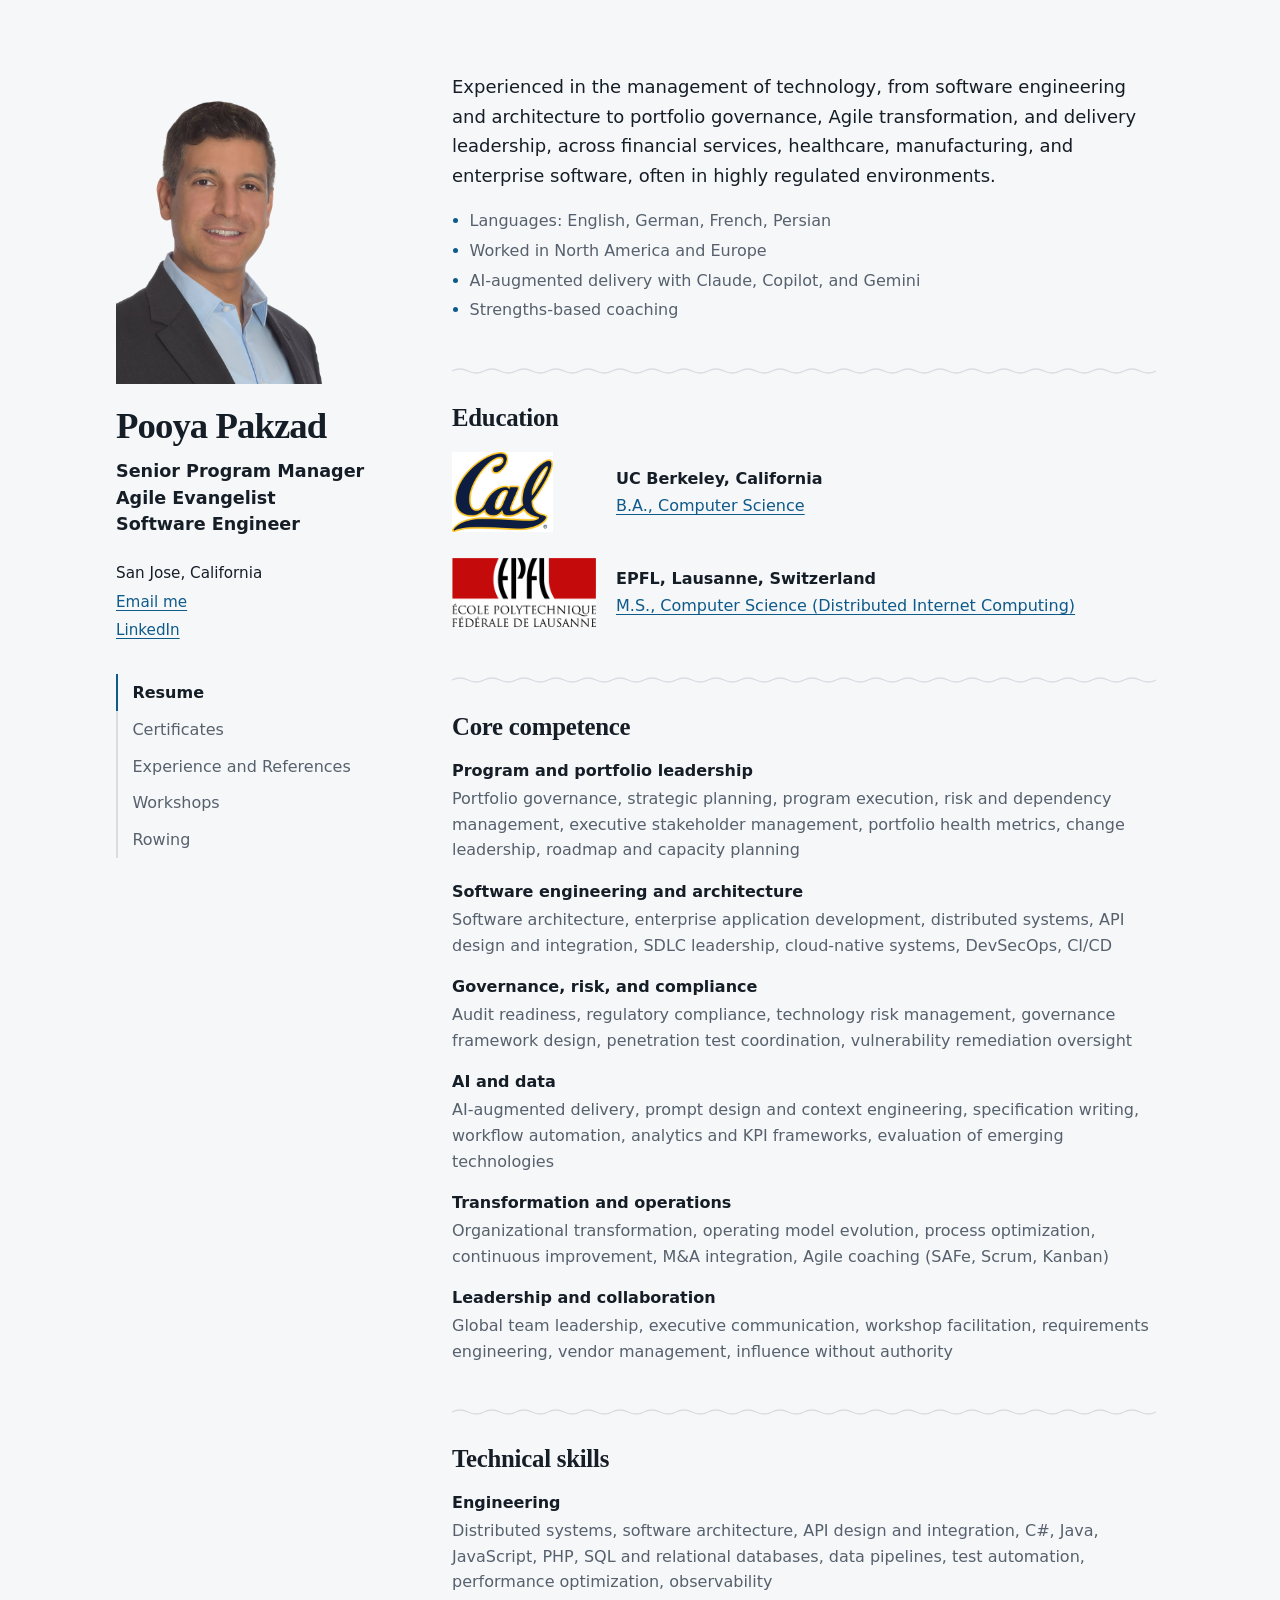
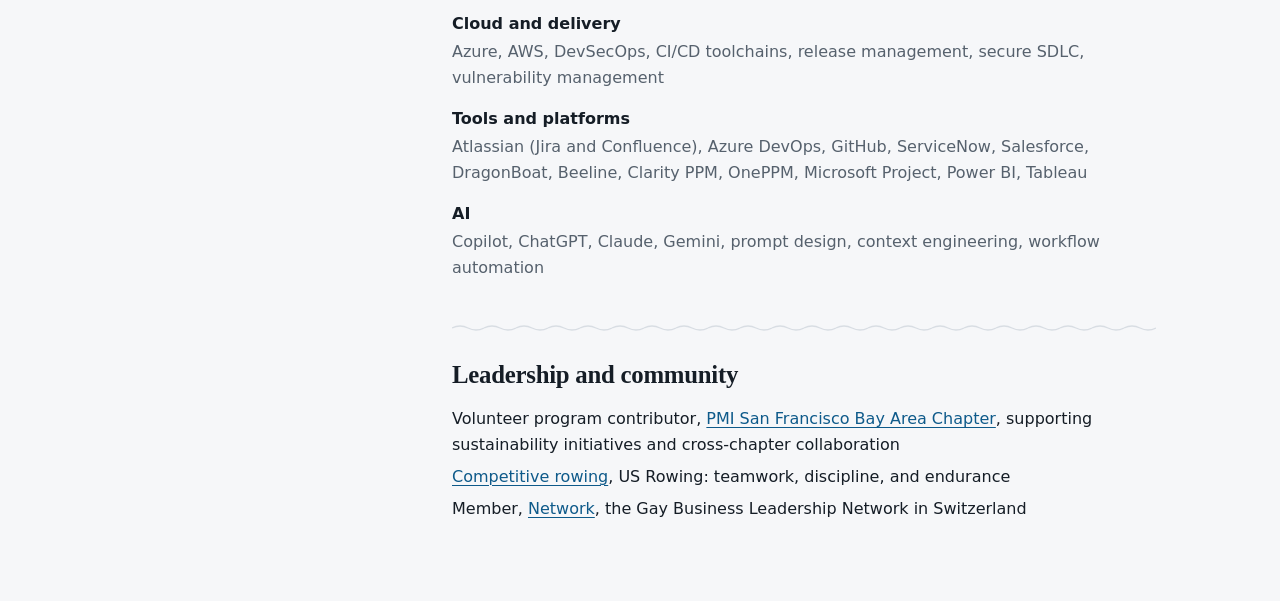
<file: index.html>
<!doctype html>
<html lang="en">
<head>
  <meta charset="utf-8">
  <meta name="viewport" content="width=device-width, initial-scale=1">
  <meta name="color-scheme" content="light dark">
  <title>Resume | Pooya Pakzad</title>
  <meta name="description" content="Resume of Pooya Pakzad: Senior Program Manager, Agile Evangelist, and Software Engineer, experienced in the management of technology.">
  <link rel="icon" href="favicon.png" type="image/png">
  <link rel="icon" href="favicon.ico" sizes="any">
  <link rel="apple-touch-icon" href="apple-touch-icon.png">
  <link rel="stylesheet" href="style.css">
</head>
<body>
<div class="page">
  <div class="layout">

    <header class="rail">
      <img class="portrait" src="photo.webp" width="640" height="960" alt="Portrait of Pooya Pakzad">
      <h1 class="name">Pooya Pakzad</h1>
      <p class="role"><span>Senior Program Manager</span><span>Agile Evangelist</span><span>Software Engineer</span></p>
      <ul class="contact">
        <li>San Jose, California</li>
        <li><a href="mailto:pooya.pakzad+website@gmail.com">Email me</a></li>
        <li><a href="https://www.linkedin.com/in/pooyapakzad/">LinkedIn</a></li>
      </ul>
      <nav class="nav" aria-label="Site">
        <ul>
          <li><a href="index.html" aria-current="page">Resume</a></li>
          <li><a href="certificates.html">Certificates</a></li>
          <li><a href="references.html">Experience and References</a></li>
          <li><a href="samples.html">Workshops</a></li>
          <li><a href="rowing.html">Rowing</a></li>
        </ul>
      </nav>
    </header>

    <main class="main">

      <section aria-label="Summary">
        <p class="lede">Experienced in the management of technology, from software engineering and architecture to portfolio governance, Agile transformation, and delivery leadership, across financial services, healthcare, manufacturing, and enterprise software, often in highly regulated environments.</p>
        <ul class="facts">
          <li>Languages: English, German, French, Persian</li>
          <li>Worked in North America and Europe</li>
          <li>AI-augmented delivery with Claude, Copilot, and Gemini</li>
          <li>Strengths-based coaching</li>
        </ul>
      </section>

      <section aria-labelledby="education">
        <h2 id="education">Education</h2>
        <ul class="edu">
          <li>
            <img class="edu-logo" src="Logos/uc-berkeley.png" alt="" onerror="this.style.visibility='hidden'">
            <div>
              <p class="school">UC Berkeley, California</p>
              <p class="degree"><a href="Degrees/uc-berkeley-ba-computer-science.pdf" target="_blank" rel="noopener">B.A., Computer Science</a></p>
            </div>
          </li>
          <li>
            <img class="edu-logo" src="Logos/epfl.png" alt="" onerror="this.style.visibility='hidden'">
            <div>
              <p class="school">EPFL, Lausanne, Switzerland</p>
              <p class="degree"><a href="Degrees/epfl-ms-computer-science.pdf" target="_blank" rel="noopener">M.S., Computer Science (Distributed Internet Computing)</a></p>
            </div>
          </li>
        </ul>
      </section>

      <section aria-labelledby="competence">
        <h2 id="competence">Core competence</h2>
        <dl class="terms">
          <div>
            <dt>Program and portfolio leadership</dt>
            <dd>Portfolio governance, strategic planning, program execution, risk and dependency management, executive stakeholder management, portfolio health metrics, change leadership, roadmap and capacity planning</dd>
          </div>
          <div>
            <dt>Software engineering and architecture</dt>
            <dd>Software architecture, enterprise application development, distributed systems, API design and integration, SDLC leadership, cloud-native systems, DevSecOps, CI/CD</dd>
          </div>
          <div>
            <dt>Governance, risk, and compliance</dt>
            <dd>Audit readiness, regulatory compliance, technology risk management, governance framework design, penetration test coordination, vulnerability remediation oversight</dd>
          </div>
          <div>
            <dt>AI and data</dt>
            <dd>AI-augmented delivery, prompt design and context engineering, specification writing, workflow automation, analytics and KPI frameworks, evaluation of emerging technologies</dd>
          </div>
          <div>
            <dt>Transformation and operations</dt>
            <dd>Organizational transformation, operating model evolution, process optimization, continuous improvement, M&amp;A integration, Agile coaching (SAFe, Scrum, Kanban)</dd>
          </div>
          <div>
            <dt>Leadership and collaboration</dt>
            <dd>Global team leadership, executive communication, workshop facilitation, requirements engineering, vendor management, influence without authority</dd>
          </div>
        </dl>
      </section>

      <section aria-labelledby="skills">
        <h2 id="skills">Technical skills</h2>
        <dl class="terms">
          <div>
            <dt>Engineering</dt>
            <dd>Distributed systems, software architecture, API design and integration, C#, Java, JavaScript, PHP, SQL and relational databases, data pipelines, test automation, performance optimization, observability</dd>
          </div>
          <div>
            <dt>Cloud and delivery</dt>
            <dd>Azure, AWS, DevSecOps, CI/CD toolchains, release management, secure SDLC, vulnerability management</dd>
          </div>
          <div>
            <dt>Tools and platforms</dt>
            <dd>Atlassian (Jira and Confluence), Azure DevOps, GitHub, ServiceNow, Salesforce, DragonBoat, Beeline, Clarity PPM, OnePPM, Microsoft Project, Power BI, Tableau</dd>
          </div>
          <div>
            <dt>AI</dt>
            <dd>Copilot, ChatGPT, Claude, Gemini, prompt design, context engineering, workflow automation</dd>
          </div>
        </dl>
      </section>

      <section aria-labelledby="community">
        <h2 id="community">Leadership and community</h2>
        <ul class="plain">
          <li>Volunteer program contributor, <a href="https://pmisfbac.org/sustainability" target="_blank" rel="noopener">PMI San Francisco Bay Area Chapter</a>, supporting sustainability initiatives and cross-chapter collaboration</li>
          <li><a href="rowing.html">Competitive rowing</a>, US Rowing: teamwork, discipline, and endurance</li>
          <li>Member, <a href="https://network.ch" target="_blank" rel="noopener">Network</a>, the Gay Business Leadership Network in Switzerland</li>
        </ul>
      </section>

    </main>
  </div>
</div>
</body>
</html>
</file>
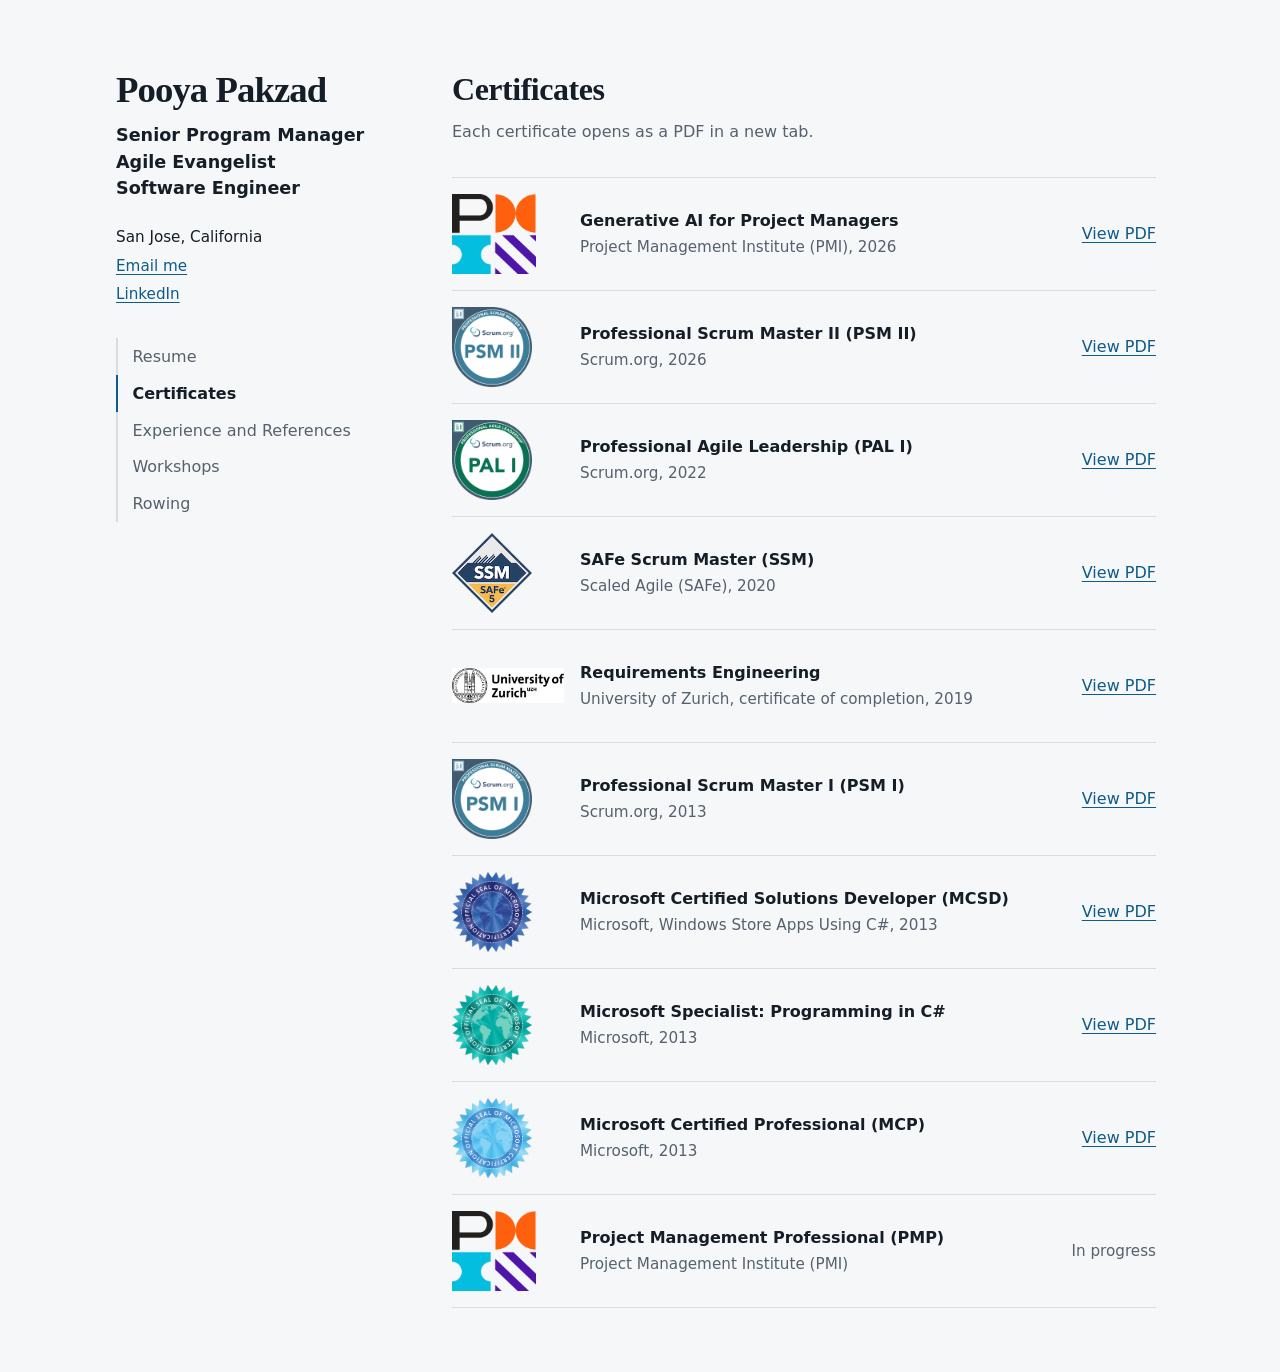
<file: certificates.html>
<!doctype html>
<html lang="en">
<head>
  <meta charset="utf-8">
  <meta name="viewport" content="width=device-width, initial-scale=1">
  <meta name="color-scheme" content="light dark">
  <title>Certificates | Pooya Pakzad</title>
  <meta name="description" content="Professional certifications held by Pooya Pakzad, with copies of each certificate.">
  <link rel="icon" href="favicon.png" type="image/png">
  <link rel="icon" href="favicon.ico" sizes="any">
  <link rel="apple-touch-icon" href="apple-touch-icon.png">
  <link rel="stylesheet" href="style.css">
</head>
<body>
<div class="page">
  <div class="layout">

    <header class="rail">
      <p class="name"><a href="index.html">Pooya Pakzad</a></p>
      <p class="role"><span>Senior Program Manager</span><span>Agile Evangelist</span><span>Software Engineer</span></p>
      <ul class="contact">
        <li>San Jose, California</li>
        <li><a href="mailto:pooya.pakzad+website@gmail.com">Email me</a></li>
        <li><a href="https://www.linkedin.com/in/pooyapakzad/">LinkedIn</a></li>
      </ul>
      <nav class="nav" aria-label="Site">
        <ul>
          <li><a href="index.html">Resume</a></li>
          <li><a href="certificates.html" aria-current="page">Certificates</a></li>
          <li><a href="references.html">Experience and References</a></li>
          <li><a href="samples.html">Workshops</a></li>
          <li><a href="rowing.html">Rowing</a></li>
        </ul>
      </nav>
    </header>

    <main class="main">
      <h1>Certificates</h1>
      <p class="intro">Each certificate opens as a PDF in a new tab.</p>

      <ul class="docs with-logos">
        <li>
          <img class="logo" src="Logos/pmi.png" alt="" onerror="this.style.visibility='hidden'">
          <div class="what">
            <p class="title">Generative AI for Project Managers</p>
            <p class="meta">Project Management Institute (PMI), 2026</p>
          </div>
          <a href="Certificates/pmi-generative-ai-for-project-managers.pdf" target="_blank" rel="noopener">View PDF</a>
        </li>
        <li>
          <img class="logo" src="Logos/psm2.png" alt="" onerror="this.style.visibility='hidden'">
          <div class="what">
            <p class="title">Professional Scrum Master II (PSM II)</p>
            <p class="meta">Scrum.org, 2026</p>
          </div>
          <a href="Certificates/psm-2.pdf" target="_blank" rel="noopener">View PDF</a>
        </li>
        <li>
          <img class="logo" src="Logos/pal1.png" alt="" onerror="this.style.visibility='hidden'">
          <div class="what">
            <p class="title">Professional Agile Leadership (PAL I)</p>
            <p class="meta">Scrum.org, 2022</p>
          </div>
          <a href="Certificates/safe-pal-1.pdf" target="_blank" rel="noopener">View PDF</a>
        </li>
        <li>
          <img class="logo" src="Logos/ssm.png" alt="" onerror="this.style.visibility='hidden'">
          <div class="what">
            <p class="title">SAFe Scrum Master (SSM)</p>
            <p class="meta">Scaled Agile (SAFe), 2020</p>
          </div>
          <a href="Certificates/safe-scrum-master.pdf" target="_blank" rel="noopener">View PDF</a>
        </li>
        <li>
          <img class="logo" src="Logos/uzh.png" alt="" onerror="this.style.visibility='hidden'">
          <div class="what">
            <p class="title">Requirements Engineering</p>
            <p class="meta">University of Zurich, certificate of completion, 2019</p>
          </div>
          <a href="Certificates/uzh-requirements-engineering.pdf" target="_blank" rel="noopener">View PDF</a>
        </li>
        <li>
          <img class="logo" src="Logos/psm1.png" alt="" onerror="this.style.visibility='hidden'">
          <div class="what">
            <p class="title">Professional Scrum Master I (PSM I)</p>
            <p class="meta">Scrum.org, 2013</p>
          </div>
          <a href="Certificates/psm-1.pdf" target="_blank" rel="noopener">View PDF</a>
        </li>
        <li>
          <img class="logo" src="Logos/ms-mcsd.png" alt="" onerror="this.style.visibility='hidden'">
          <div class="what">
            <p class="title">Microsoft Certified Solutions Developer (MCSD)</p>
            <p class="meta">Microsoft, Windows Store Apps Using C#, 2013</p>
          </div>
          <a href="Certificates/microsoft-certified-solutions-developer.pdf" target="_blank" rel="noopener">View PDF</a>
        </li>
        <li>
          <img class="logo" src="Logos/ms-specialist.png" alt="" onerror="this.style.visibility='hidden'">
          <div class="what">
            <p class="title">Microsoft Specialist: Programming in C#</p>
            <p class="meta">Microsoft, 2013</p>
          </div>
          <a href="Certificates/microsoft-specialist-programming-in-csharp.pdf" target="_blank" rel="noopener">View PDF</a>
        </li>
        <li>
          <img class="logo" src="Logos/ms-mcp.png" alt="" onerror="this.style.visibility='hidden'">
          <div class="what">
            <p class="title">Microsoft Certified Professional (MCP)</p>
            <p class="meta">Microsoft, 2013</p>
          </div>
          <a href="Certificates/microsoft-certified-professional.pdf" target="_blank" rel="noopener">View PDF</a>
        </li>
        <li>
          <!-- After you pass the PMP exam, you can switch to the PMP badge by changing pmi.png below to pmp.png. -->
          <img class="logo" src="Logos/pmi.png" alt="" onerror="this.style.visibility='hidden'">
          <div class="what">
            <p class="title">Project Management Professional (PMP)</p>
            <p class="meta">Project Management Institute (PMI)</p>
          </div>
          <span class="status">In progress</span>
        </li>
      </ul>
    </main>
  </div>
</div>
</body>
</html>
</file>
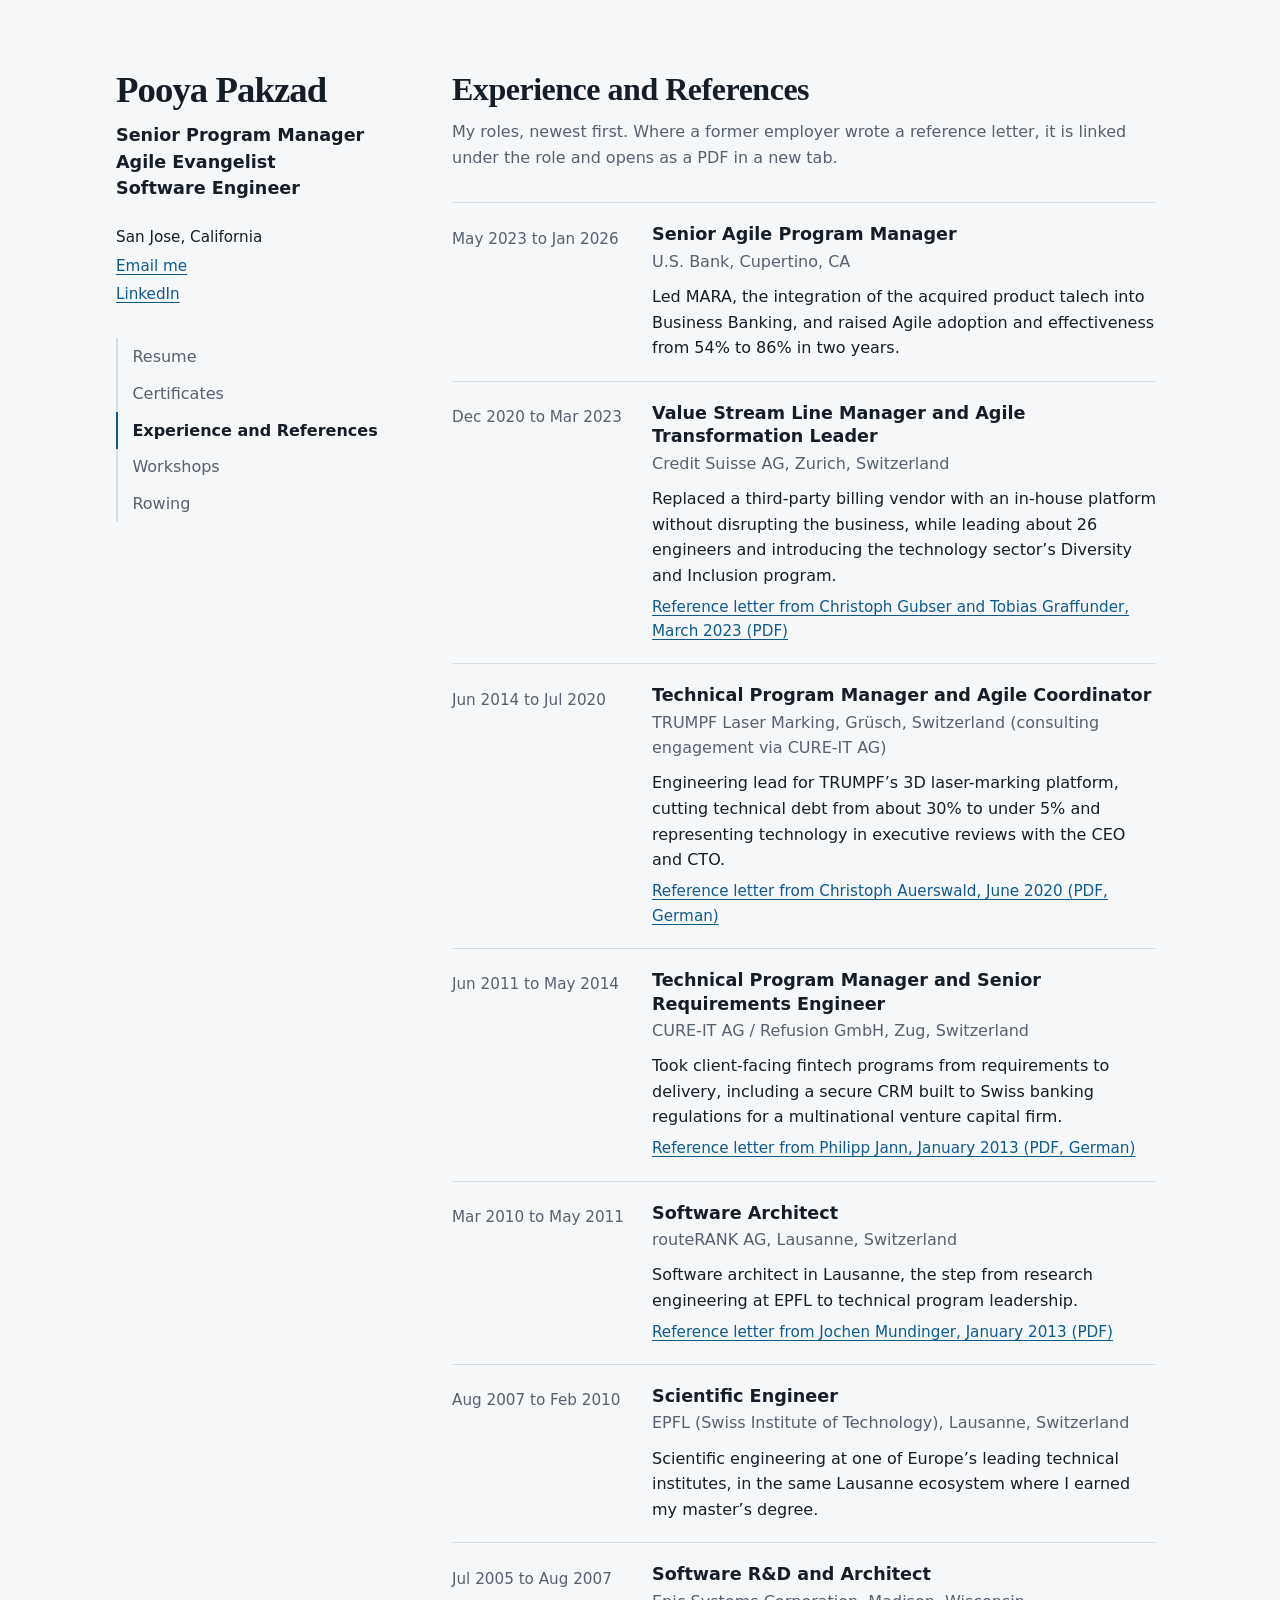
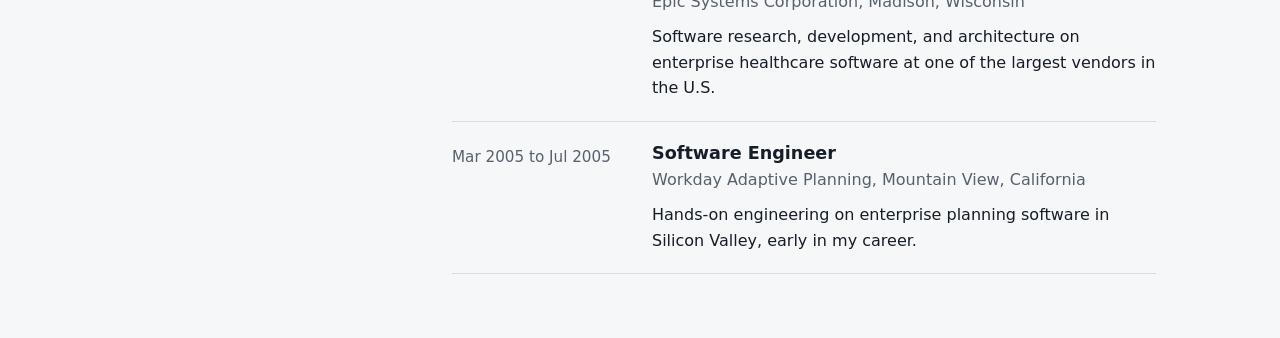
<file: references.html>
<!doctype html>
<html lang="en">
<head>
  <meta charset="utf-8">
  <meta name="viewport" content="width=device-width, initial-scale=1">
  <meta name="color-scheme" content="light dark">
  <meta name="robots" content="noindex">
  <title>Experience and References | Pooya Pakzad</title>
  <meta name="description" content="Work experience of Pooya Pakzad, with reference letters from previous employers.">
  <link rel="icon" href="favicon.png" type="image/png">
  <link rel="icon" href="favicon.ico" sizes="any">
  <link rel="apple-touch-icon" href="apple-touch-icon.png">
  <link rel="stylesheet" href="style.css">
</head>
<body>
<div class="page">
  <div class="layout">

    <header class="rail">
      <p class="name"><a href="index.html">Pooya Pakzad</a></p>
      <p class="role"><span>Senior Program Manager</span><span>Agile Evangelist</span><span>Software Engineer</span></p>
      <ul class="contact">
        <li>San Jose, California</li>
        <li><a href="mailto:pooya.pakzad+website@gmail.com">Email me</a></li>
        <li><a href="https://www.linkedin.com/in/pooyapakzad/">LinkedIn</a></li>
      </ul>
      <nav class="nav" aria-label="Site">
        <ul>
          <li><a href="index.html">Resume</a></li>
          <li><a href="certificates.html">Certificates</a></li>
          <li><a href="references.html" aria-current="page">Experience and References</a></li>
          <li><a href="samples.html">Workshops</a></li>
          <li><a href="rowing.html">Rowing</a></li>
        </ul>
      </nav>
    </header>

    <main class="main">
      <h1>Experience and References</h1>
      <p class="intro">My roles, newest first. Where a former employer wrote a reference letter, it is linked under the role and opens as a PDF in a new tab.</p>

      <ul class="timeline">
          <li>
            <p class="dates">May 2023 to Jan 2026</p>
            <div>
              <h3>Senior Agile Program Manager</h3>
              <p class="org">U.S. Bank, Cupertino, CA</p>
              <p class="highlight">Led MARA, the integration of the acquired product talech into Business Banking, and raised Agile adoption and effectiveness from 54% to 86% in two years.</p>
            </div>
          </li>
          <li>
            <p class="dates">Dec 2020 to Mar 2023</p>
            <div>
              <h3>Value Stream Line Manager and Agile Transformation Leader</h3>
              <p class="org">Credit Suisse AG, Zurich, Switzerland</p>
              <p class="highlight">Replaced a third-party billing vendor with an in-house platform without disrupting the business, while leading about 26 engineers and introducing the technology sector&rsquo;s Diversity and Inclusion program.</p>
              <p class="doc-link"><a href="References/credit-suisse.pdf" target="_blank" rel="noopener">Reference letter from Christoph Gubser and Tobias Graffunder, March 2023 (PDF)</a></p>
            </div>
          </li>
          <li>
            <p class="dates">Jun 2014 to Jul 2020</p>
            <div>
              <h3>Technical Program Manager and Agile Coordinator</h3>
              <p class="org">TRUMPF Laser Marking, Grüsch, Switzerland (consulting engagement via CURE-IT AG)</p>
              <p class="highlight">Engineering lead for TRUMPF&rsquo;s 3D laser-marking platform, cutting technical debt from about 30% to under 5% and representing technology in executive reviews with the CEO and CTO.</p>
              <p class="doc-link"><a href="References/trumpf.pdf" target="_blank" rel="noopener">Reference letter from Christoph Auerswald, June 2020 (PDF, German)</a></p>
            </div>
          </li>
          <li>
            <p class="dates">Jun 2011 to May 2014</p>
            <div>
              <h3>Technical Program Manager and Senior Requirements Engineer</h3>
              <p class="org">CURE-IT AG / Refusion GmbH, Zug, Switzerland</p>
              <p class="highlight">Took client-facing fintech programs from requirements to delivery, including a secure CRM built to Swiss banking regulations for a multinational venture capital firm.</p>
              <p class="doc-link"><a href="References/refusion.pdf" target="_blank" rel="noopener">Reference letter from Philipp Jann, January 2013 (PDF, German)</a></p>
            </div>
          </li>
          <li>
            <p class="dates">Mar 2010 to May 2011</p>
            <div>
              <h3>Software Architect</h3>
              <p class="org">routeRANK AG, Lausanne, Switzerland</p>
              <p class="highlight">Software architect in Lausanne, the step from research engineering at EPFL to technical program leadership.</p>
              <p class="doc-link"><a href="References/routerank.pdf" target="_blank" rel="noopener">Reference letter from Jochen Mundinger, January 2013 (PDF)</a></p>
            </div>
          </li>
          <li>
            <p class="dates">Aug 2007 to Feb 2010</p>
            <div>
              <h3>Scientific Engineer</h3>
              <p class="org">EPFL (Swiss Institute of Technology), Lausanne, Switzerland</p>
              <p class="highlight">Scientific engineering at one of Europe&rsquo;s leading technical institutes, in the same Lausanne ecosystem where I earned my master&rsquo;s degree.</p>
            </div>
          </li>
          <li>
            <p class="dates">Jul 2005 to Aug 2007</p>
            <div>
              <h3>Software R&amp;D and Architect</h3>
              <p class="org">Epic Systems Corporation, Madison, Wisconsin</p>
              <p class="highlight">Software research, development, and architecture on enterprise healthcare software at one of the largest vendors in the U.S.</p>
            </div>
          </li>
          <li>
            <p class="dates">Mar 2005 to Jul 2005</p>
            <div>
              <h3>Software Engineer</h3>
              <p class="org">Workday Adaptive Planning, Mountain View, California</p>
              <p class="highlight">Hands-on engineering on enterprise planning software in Silicon Valley, early in my career.</p>
            </div>
          </li>
        </ul>
    </main>
  </div>
</div>
</body>
</html>
</file>
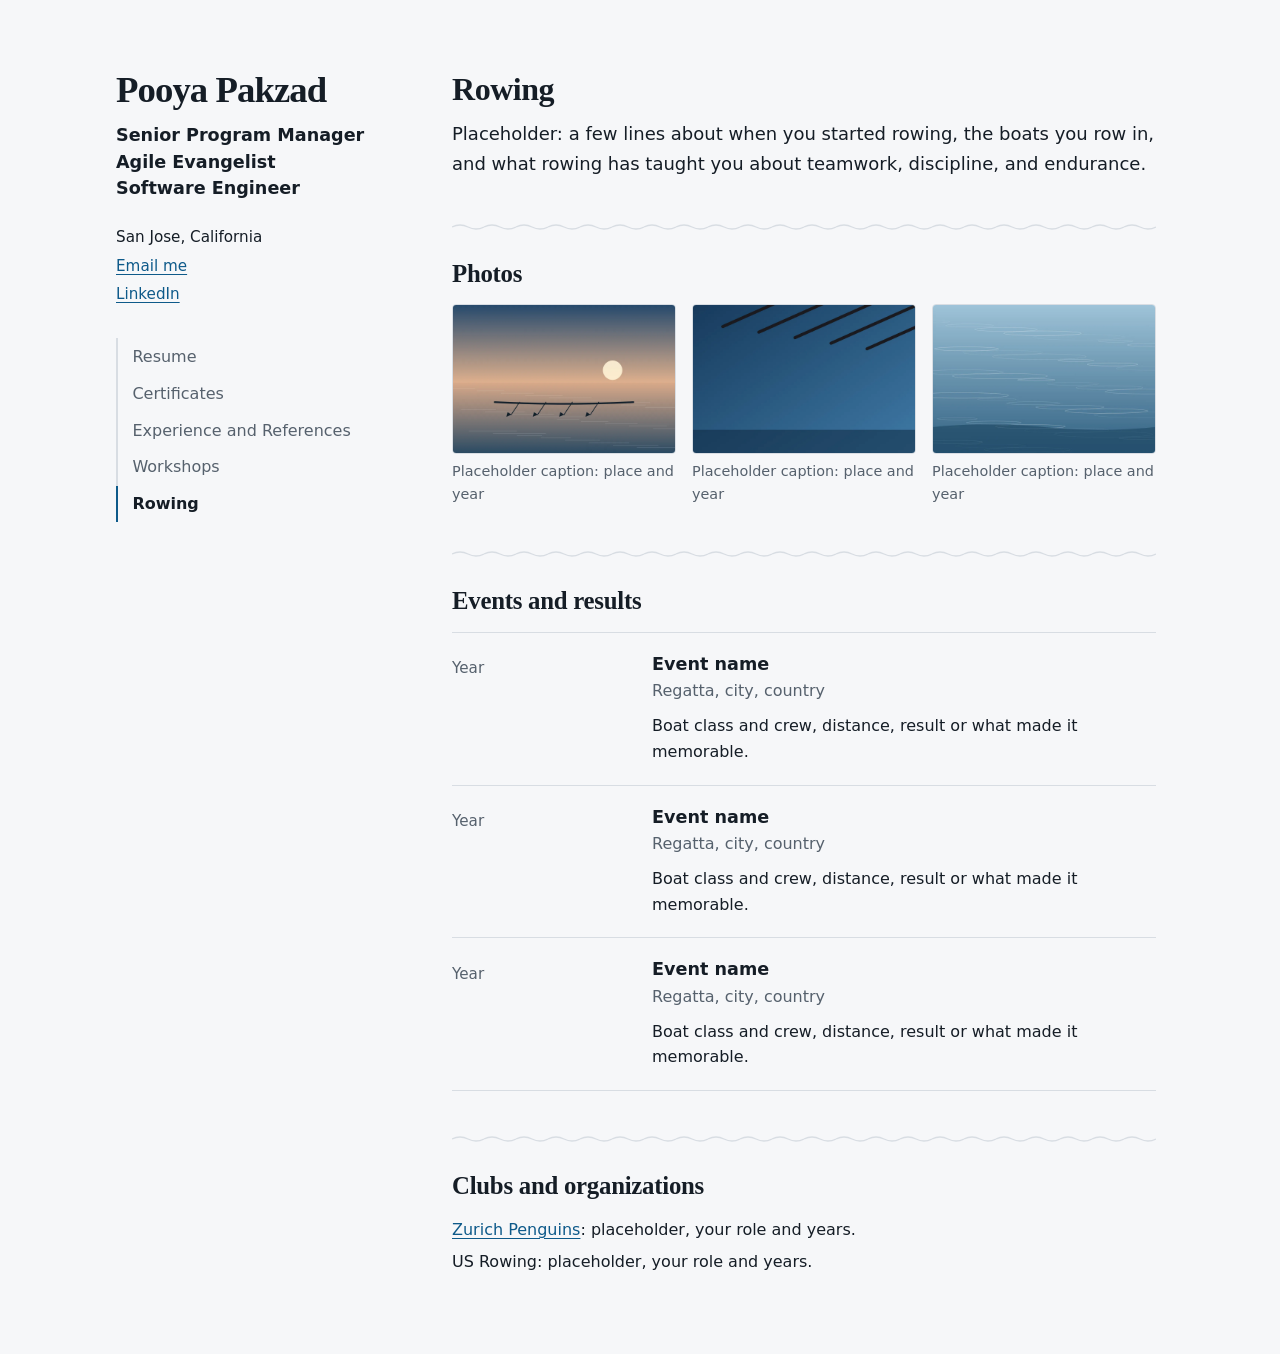
<file: rowing.html>
<!doctype html>
<html lang="en">
<head>
  <meta charset="utf-8">
  <meta name="viewport" content="width=device-width, initial-scale=1">
  <meta name="color-scheme" content="light dark">
  <title>Rowing | Pooya Pakzad</title>
  <meta name="description" content="Rowing: clubs, regattas and photos from Pooya Pakzad.">
  <link rel="icon" href="favicon.png" type="image/png">
  <link rel="icon" href="favicon.ico" sizes="any">
  <link rel="apple-touch-icon" href="apple-touch-icon.png">
  <link rel="stylesheet" href="style.css">
</head>
<body>
<div class="page">
  <div class="layout">

    <header class="rail">
      <p class="name"><a href="index.html">Pooya Pakzad</a></p>
      <p class="role"><span>Senior Program Manager</span><span>Agile Evangelist</span><span>Software Engineer</span></p>
      <ul class="contact">
        <li>San Jose, California</li>
        <li><a href="mailto:pooya.pakzad+website@gmail.com">Email me</a></li>
        <li><a href="https://www.linkedin.com/in/pooyapakzad/">LinkedIn</a></li>
      </ul>
      <nav class="nav" aria-label="Site">
        <ul>
          <li><a href="index.html">Resume</a></li>
          <li><a href="certificates.html">Certificates</a></li>
          <li><a href="references.html">Experience and References</a></li>
          <li><a href="samples.html">Workshops</a></li>
          <li><a href="rowing.html" aria-current="page">Rowing</a></li>
        </ul>
      </nav>
    </header>

    <main class="main">
      <h1>Rowing</h1>
      <!-- PLACEHOLDER: replace this paragraph with a few lines about what rowing means to you. -->
      <p class="lede">Placeholder: a few lines about when you started rowing, the boats you row in, and what rowing has taught you about teamwork, discipline, and endurance.</p>

      <section aria-labelledby="photos">
        <h2 id="photos">Photos</h2>
        <!-- PLACEHOLDER PHOTOS: replace Rowing/photo-1.webp, photo-2.webp, photo-3.webp with your own pictures
             (keep the file names, or edit the names below). To add more, copy one <li> block. -->
        <ul class="gallery">
        <li>
          <figure>
            <img src="Rowing/photo-1.webp" width="1200" height="800" alt="Placeholder rowing photo (replace with your own)" loading="lazy">
            <figcaption>Placeholder caption: place and year</figcaption>
          </figure>
        </li>
        <li>
          <figure>
            <img src="Rowing/photo-2.webp" width="1200" height="800" alt="Placeholder rowing photo (replace with your own)" loading="lazy">
            <figcaption>Placeholder caption: place and year</figcaption>
          </figure>
        </li>
        <li>
          <figure>
            <img src="Rowing/photo-3.webp" width="1200" height="800" alt="Placeholder rowing photo (replace with your own)" loading="lazy">
            <figcaption>Placeholder caption: place and year</figcaption>
          </figure>
        </li>
        </ul>
      </section>

      <section aria-labelledby="events">
        <h2 id="events">Events and results</h2>
        <!-- PLACEHOLDER EVENTS: edit each block below, or copy one to add more. -->
        <ul class="timeline">
          <li>
            <p class="dates">Year</p>
            <div>
              <h3>Event name</h3>
              <p class="org">Regatta, city, country</p>
              <p class="highlight">Boat class and crew, distance, result or what made it memorable.</p>
            </div>
          </li>
          <li>
            <p class="dates">Year</p>
            <div>
              <h3>Event name</h3>
              <p class="org">Regatta, city, country</p>
              <p class="highlight">Boat class and crew, distance, result or what made it memorable.</p>
            </div>
          </li>
          <li>
            <p class="dates">Year</p>
            <div>
              <h3>Event name</h3>
              <p class="org">Regatta, city, country</p>
              <p class="highlight">Boat class and crew, distance, result or what made it memorable.</p>
            </div>
          </li>
        </ul>
      </section>

      <section aria-labelledby="clubs">
        <h2 id="clubs">Clubs and organizations</h2>
        <ul class="plain">
          <li><a href="https://zurichpenguins.ch/" target="_blank" rel="noopener">Zurich Penguins</a>: placeholder, your role and years.</li>
          <li>US Rowing: placeholder, your role and years.</li>
        </ul>
      </section>
    </main>
  </div>
</div>
</body>
</html>
</file>
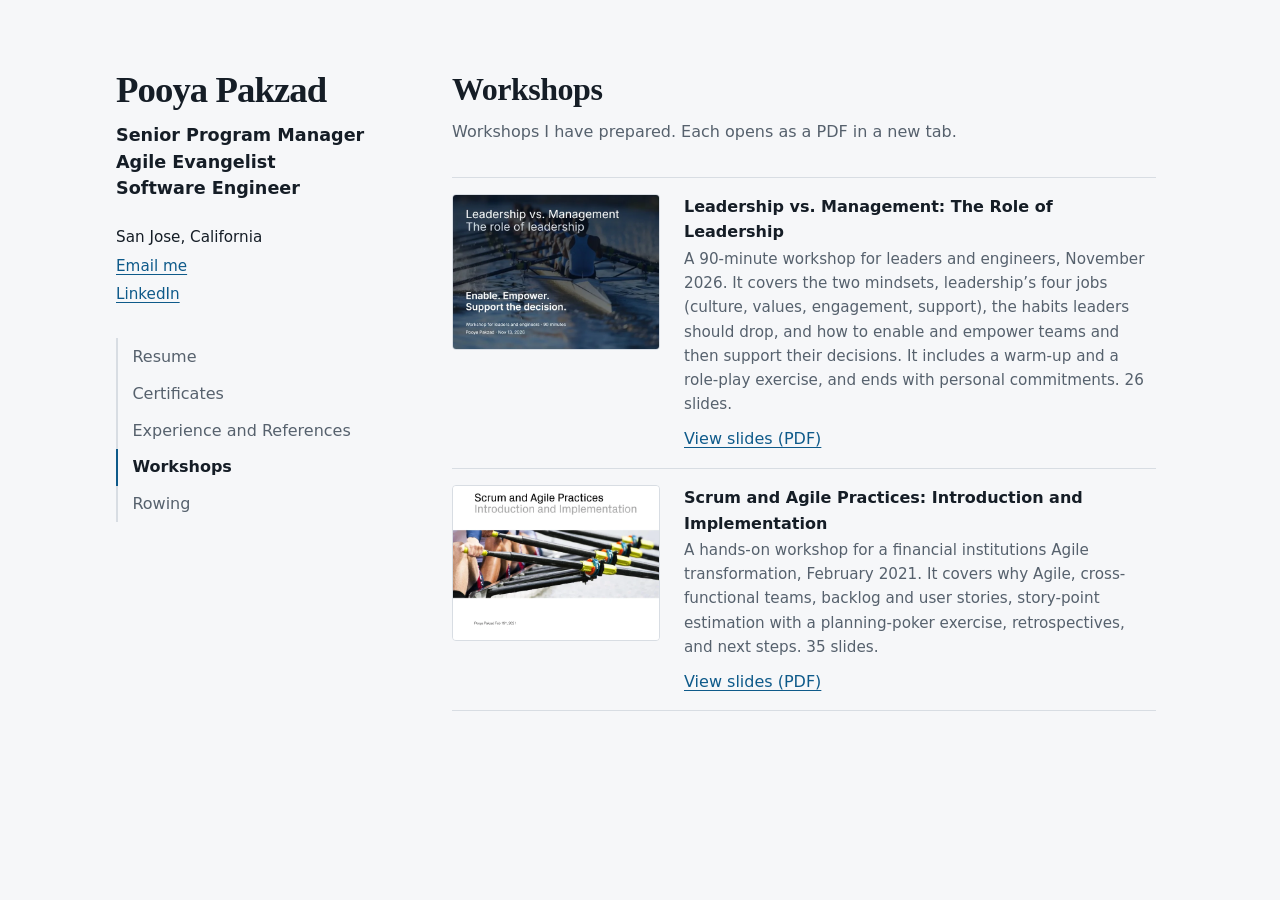
<file: samples.html>
<!doctype html>
<html lang="en">
<head>
  <meta charset="utf-8">
  <meta name="viewport" content="width=device-width, initial-scale=1">
  <meta name="color-scheme" content="light dark">
  <title>Workshops | Pooya Pakzad</title>
  <meta name="description" content="Workshops prepared by Pooya Pakzad.">
  <link rel="icon" href="favicon.png" type="image/png">
  <link rel="icon" href="favicon.ico" sizes="any">
  <link rel="apple-touch-icon" href="apple-touch-icon.png">
  <link rel="stylesheet" href="style.css">
</head>
<body>
<div class="page">
  <div class="layout">

    <header class="rail">
      <p class="name"><a href="index.html">Pooya Pakzad</a></p>
      <p class="role"><span>Senior Program Manager</span><span>Agile Evangelist</span><span>Software Engineer</span></p>
      <ul class="contact">
        <li>San Jose, California</li>
        <li><a href="mailto:pooya.pakzad+website@gmail.com">Email me</a></li>
        <li><a href="https://www.linkedin.com/in/pooyapakzad/">LinkedIn</a></li>
      </ul>
      <nav class="nav" aria-label="Site">
        <ul>
          <li><a href="index.html">Resume</a></li>
          <li><a href="certificates.html">Certificates</a></li>
          <li><a href="references.html">Experience and References</a></li>
          <li><a href="samples.html" aria-current="page">Workshops</a></li>
          <li><a href="rowing.html">Rowing</a></li>
        </ul>
      </nav>
    </header>

    <main class="main">
      <h1>Workshops</h1>
      <p class="intro">Workshops I have prepared. Each opens as a PDF in a new tab.</p>

      <!-- To add a sample: copy one <li> block below, change the thumbnail, title, description, and file names,
           then upload the PDF and a cover image into the Samples folder of the repository. -->
      <ul class="docs with-thumbs">
        <li>
          <img class="thumb" src="Samples/leadership-vs-management-workshop.webp" width="640" height="480" alt="Title slide of the workshop: Leadership vs. Management, the role of leadership" onerror="this.style.visibility='hidden'">
          <div class="what">
            <p class="title">Leadership vs. Management: The Role of Leadership</p>
            <p class="meta">A 90-minute workshop for leaders and engineers, November 2026. It covers the two mindsets, leadership&rsquo;s four jobs (culture, values, engagement, support), the habits leaders should drop, and how to enable and empower teams and then support their decisions. It includes a warm-up and a role-play exercise, and ends with personal commitments. 26 slides.</p>
            <p class="links"><a href="Samples/leadership-vs-management-workshop.pdf" target="_blank" rel="noopener">View slides (PDF)</a></p>
          </div>
        </li>
        <li>
          <img class="thumb" src="Samples/scrum-and-agile-practices-workshop.webp" width="512" height="384" alt="Title slide of the workshop: Scrum and Agile Practices, Introduction and Implementation" onerror="this.style.visibility='hidden'">
          <div class="what">
            <p class="title">Scrum and Agile Practices: Introduction and Implementation</p>
            <p class="meta">A hands-on workshop for a financial institutions Agile transformation, February 2021. It covers why Agile, cross-functional teams, backlog and user stories, story-point estimation with a planning-poker exercise, retrospectives, and next steps. 35 slides.</p>
            <p class="links"><a href="Samples/scrum-and-agile-practices-workshop.pdf" target="_blank" rel="noopener">View slides (PDF)</a></p>
          </div>
        </li>
      </ul>
    </main>
  </div>
</div>
</body>
</html>
</file>
<file: style.css>
:root {
  --bg: #f6f7f9;
  --ink: #151d26;
  --muted: #56616d;
  --rule: #d8dde3;
  --accent: #0e5a8a;
  --serif: "Iowan Old Style", "Palatino Linotype", Palatino, Charter, Georgia, serif;
  --sans: system-ui, -apple-system, "Segoe UI", Roboto, "Helvetica Neue", Arial, sans-serif;
}

@media (prefers-color-scheme: dark) {
  :root {
    --bg: #0f161d;
    --ink: #e7ecf1;
    --muted: #9aa6b2;
    --rule: #273340;
    --accent: #7bb8e3;
  }
}

* { box-sizing: border-box; }

@media (prefers-reduced-motion: no-preference) {
  html { scroll-behavior: smooth; }
}

body {
  margin: 0;
  background: var(--bg);
  color: var(--ink);
  font: 400 1rem/1.6 var(--sans);
  -webkit-font-smoothing: antialiased;
}

a {
  color: var(--accent);
  text-decoration-thickness: 1px;
  text-underline-offset: 3px;
}
a:hover { text-decoration-thickness: 2px; }
:focus-visible {
  outline: 3px solid var(--accent);
  outline-offset: 3px;
  border-radius: 2px;
}

.page {
  max-width: 68rem;
  margin: 0 auto;
  padding: 0 1.25rem;
}

.layout {
  display: grid;
  gap: 2.5rem;
  padding: 3rem 0 4rem;
}

/* Left rail: portrait, name, contact, navigation */
.rail .portrait {
  display: block;
  width: 11rem;
  height: auto;
  margin: 0 0 1.5rem;
}
.rail { container-type: inline-size; }
.rail .name {
  margin: 0;
  font: 600 2.3rem / 1 var(--serif);
  letter-spacing: -0.025em;
  white-space: nowrap;
}
/* Scale the name to the width of the column so it always stays on one line */
@supports (font-size: 1cqi) {
  .rail .name { font-size: min(3.25rem, 13.5cqi); }
}
.rail .name a { color: inherit; text-decoration: none; }
.rail .role {
  margin: 0.85rem 0 0;
  color: var(--ink);
  font-size: 1.1rem;
  font-weight: 600;
  line-height: 1.5;
}
.rail .role span { display: block; white-space: nowrap; }
.contact {
  margin: 1.5rem 0 0;
  padding: 0;
  list-style: none;
  font-size: 0.95rem;
}
.contact li { margin: 0.25rem 0; overflow-wrap: anywhere; }

.nav { margin-top: 2rem; }
.nav ul {
  list-style: none;
  margin: 0;
  padding: 0;
  display: flex;
  flex-wrap: wrap;
  gap: 0.25rem 1.25rem;
}
.nav a {
  display: block;
  padding: 0.4rem 0;
  border-bottom: 2px solid transparent;
  color: var(--muted);
  text-decoration: none;
}
.nav a:hover { color: var(--ink); }
.nav a[aria-current="page"] {
  color: var(--ink);
  font-weight: 600;
  border-bottom-color: var(--accent);
}

@media (min-width: 56rem) {
  .layout {
    grid-template-columns: 17rem minmax(0, 1fr);
    gap: 4rem;
    padding-top: 4.5rem;
  }
  .rail { align-self: start; }
  .rail .portrait { width: 13rem; }
  .nav ul { display: block; }
  .nav a {
    padding: 0.35rem 0 0.35rem 0.9rem;
    border-bottom: 0;
    border-left: 2px solid var(--rule);
  }
  .nav a:hover { border-left-color: var(--ink); }
  .nav a[aria-current="page"] { border-left-color: var(--accent); }
}

/* Keep the left column pinned only when the screen is tall enough to show all of it */
@media (min-width: 56rem) and (min-height: 56rem) {
  .rail { position: sticky; top: 2rem; }
}

/* Main column */
.main { max-width: 44rem; }
.main h1 {
  margin: 0 0 0.75rem;
  font: 600 2rem / 1.1 var(--serif);
  letter-spacing: -0.015em;
}
.main h2 {
  margin: 0 0 1rem;
  font: 600 1.55rem / 1.2 var(--serif);
  letter-spacing: -0.01em;
}
.main section + section,
.main .lede + section {
  position: relative;
  margin-top: 2.75rem;
  padding-top: 2.25rem;
}
/* A faint ripple line between sections, a quiet nod to rowing */
.main section + section::before,
.main .lede + section::before {
  content: "";
  position: absolute;
  top: 0;
  left: 0;
  right: 0;
  height: 8px;
  background: var(--rule);
  -webkit-mask: url("data:image/svg+xml,%3Csvg xmlns='http://www.w3.org/2000/svg' width='32' height='8' viewBox='0 0 32 8'%3E%3Cpath d='M0 4 Q8 0 16 4 T32 4' fill='none' stroke='black' stroke-width='1.3'/%3E%3C/svg%3E") repeat-x left center / 32px 8px;
  mask: url("data:image/svg+xml,%3Csvg xmlns='http://www.w3.org/2000/svg' width='32' height='8' viewBox='0 0 32 8'%3E%3Cpath d='M0 4 Q8 0 16 4 T32 4' fill='none' stroke='black' stroke-width='1.3'/%3E%3C/svg%3E") repeat-x left center / 32px 8px;
}
.lede { margin: 0; font-size: 1.125rem; line-height: 1.65; }
.intro { margin: 0 0 2rem; color: var(--muted); }
.main ul.facts { margin: 1.1rem 0 0; color: var(--muted); }
.main .facts li { margin: 0.25rem 0; }

.main ul { padding-left: 1.1rem; }
.main li { margin: 0.4rem 0; }
.main li::marker { color: var(--accent); }
.main ul.plain { list-style: none; padding-left: 0; }

/* Definition lists: competence and skills */
.terms { margin: 0; display: grid; gap: 1rem; }
.terms div { margin: 0; }
.terms dt { font-weight: 600; }
.terms dd { margin: 0.15rem 0 0; color: var(--muted); }

/* Experience: dates on the left, role and highlight on the right */
.main ul.timeline { list-style: none; margin: 0; padding: 0; }
.main .timeline li {
  display: grid;
  grid-template-columns: 11rem minmax(0, 1fr);
  gap: 0.25rem 1.5rem;
  margin: 0;
  padding: 1.25rem 0;
  border-top: 1px solid var(--rule);
}
.main .timeline li:last-child { border-bottom: 1px solid var(--rule); }
.timeline .dates {
  margin: 0.2rem 0 0;
  color: var(--muted);
  font-size: 0.95rem;
  font-variant-numeric: tabular-nums;
  white-space: nowrap;
}
.timeline h3 { margin: 0; font: 600 1.1rem / 1.35 var(--sans); }
.timeline .org { margin: 0.1rem 0 0; color: var(--muted); }
.timeline .highlight { margin: 0.6rem 0 0; }
.timeline .doc-link { margin: 0.4rem 0 0; font-size: 0.95rem; }
@media (max-width: 40rem) {
  .main .timeline li { grid-template-columns: 1fr; }
}

/* Education */
.main ul.edu { list-style: none; padding-left: 0; }
.main .edu li { display: flex; align-items: center; gap: 1.25rem; margin: 1.25rem 0; }
/* Logos have transparent backgrounds and sit directly on the page, without a frame */
.edu-logo {
  flex: none;
  width: 9rem;
  height: 5rem;
  object-fit: contain;
  object-position: left center;
}
.logo {
  flex: none;
  width: 7rem;
  height: 5rem;
  object-fit: contain;
  object-position: left center;
}
/* Dark mode: the logos' dark lettering needs a light backing to stay readable */
@media (prefers-color-scheme: dark) {
  .edu-logo, .logo {
    box-sizing: border-box;
    padding: 0.4rem 0.6rem;
    background: #eef2f6;
    border-radius: 6px;
    object-position: center;
  }
}
.edu .school { margin: 0; font-weight: 600; }
.edu .degree { margin: 0.1rem 0 0; }

/* Document lists: certificates, references, samples */
.main ul.docs { list-style: none; margin: 0; padding: 0; }
.main .docs li {
  display: flex;
  flex-wrap: wrap;
  justify-content: space-between;
  align-items: baseline;
  gap: 0.25rem 1.5rem;
  margin: 0;
  padding: 1rem 0;
  border-top: 1px solid var(--rule);
}
.main .docs li:last-child { border-bottom: 1px solid var(--rule); }
.docs .title { margin: 0; font-weight: 600; }
.docs .meta { margin: 0.1rem 0 0; color: var(--muted); font-size: 0.95rem; }
.docs .status { color: var(--muted); font-size: 0.95rem; }

/* Certificates: institution logo on the left, link on the right */
.main .docs.with-logos li {
  align-items: center;
  justify-content: flex-start;
  gap: 0.5rem 1rem;
}
.docs.with-logos .what { flex: 1 1 11rem; min-width: 0; }
.docs.with-logos .what + a,
.docs.with-logos .what + .status { flex: none; }
.logo-spacer { flex: none; width: 7rem; height: 5rem; }

/* Work samples: slide thumbnail on the left, description and link on the right */
.main .docs.with-thumbs li { align-items: flex-start; justify-content: flex-start; gap: 1rem 1.5rem; }
.docs.with-thumbs .thumb {
  flex: none;
  width: 13rem;
  height: auto;
  aspect-ratio: 4 / 3;
  object-fit: cover;
  border: 1px solid var(--rule);
  border-radius: 4px;
  background: #fff;
}
.docs.with-thumbs .what { flex: 1 1 16rem; min-width: 0; }
.docs .links { margin: 0.6rem 0 0; }
/* Rowing page: photo grid */
.main ul.gallery {
  list-style: none;
  margin: 0;
  padding: 0;
  display: grid;
  grid-template-columns: repeat(auto-fill, minmax(13rem, 1fr));
  gap: 1rem;
}
.main .gallery li { margin: 0; }
.gallery figure { margin: 0; }
.gallery img {
  display: block;
  width: 100%;
  height: auto;
  aspect-ratio: 3 / 2;
  object-fit: cover;
  border-radius: 4px;
  border: 1px solid var(--rule);
}
.gallery figcaption { margin-top: 0.4rem; color: var(--muted); font-size: 0.9rem; }

@media print {
  body { background: #fff; color: #000; font-size: 10.5pt; }
  .nav, .noprint { display: none; }
  .layout { display: block; padding: 0; }
  .rail { position: static; margin-bottom: 1.5rem; }
  .main { max-width: none; }
  a { color: inherit; }
  .timeline li, .terms div { break-inside: avoid; }
}
</file>
